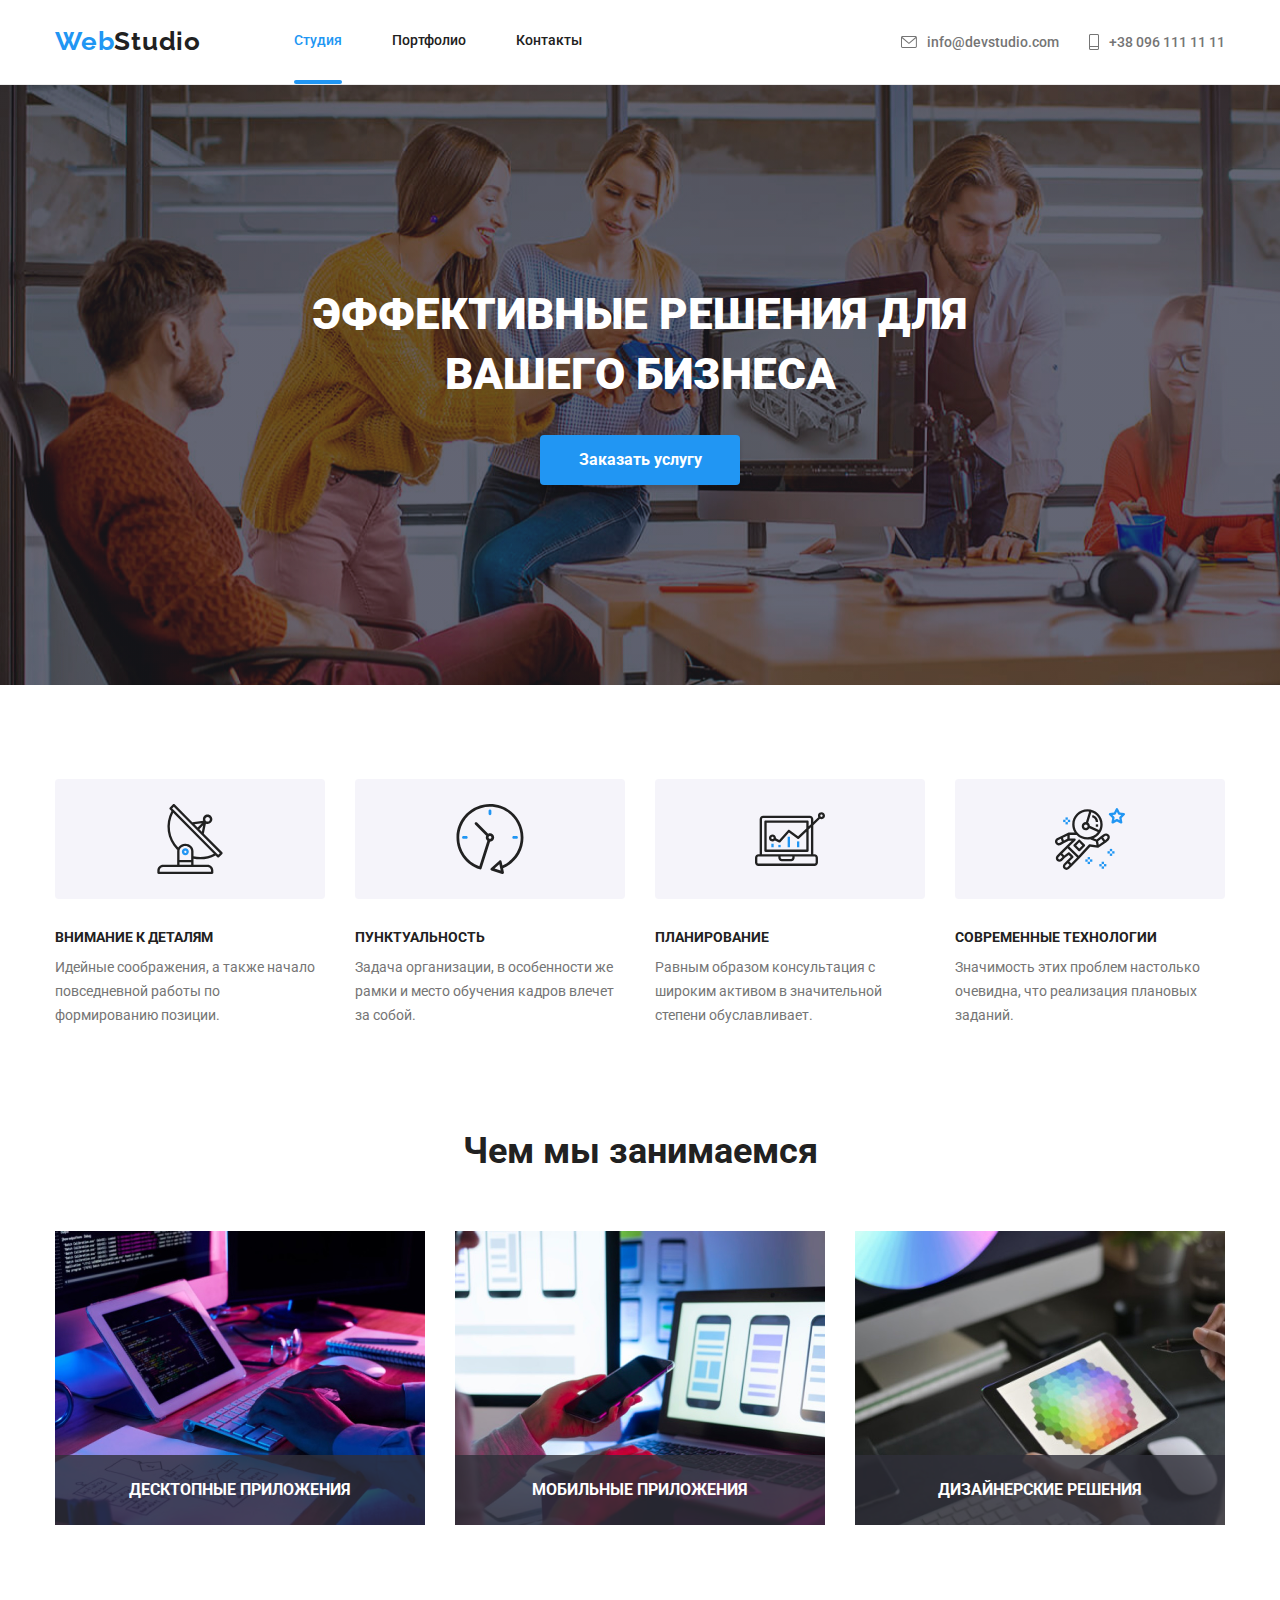
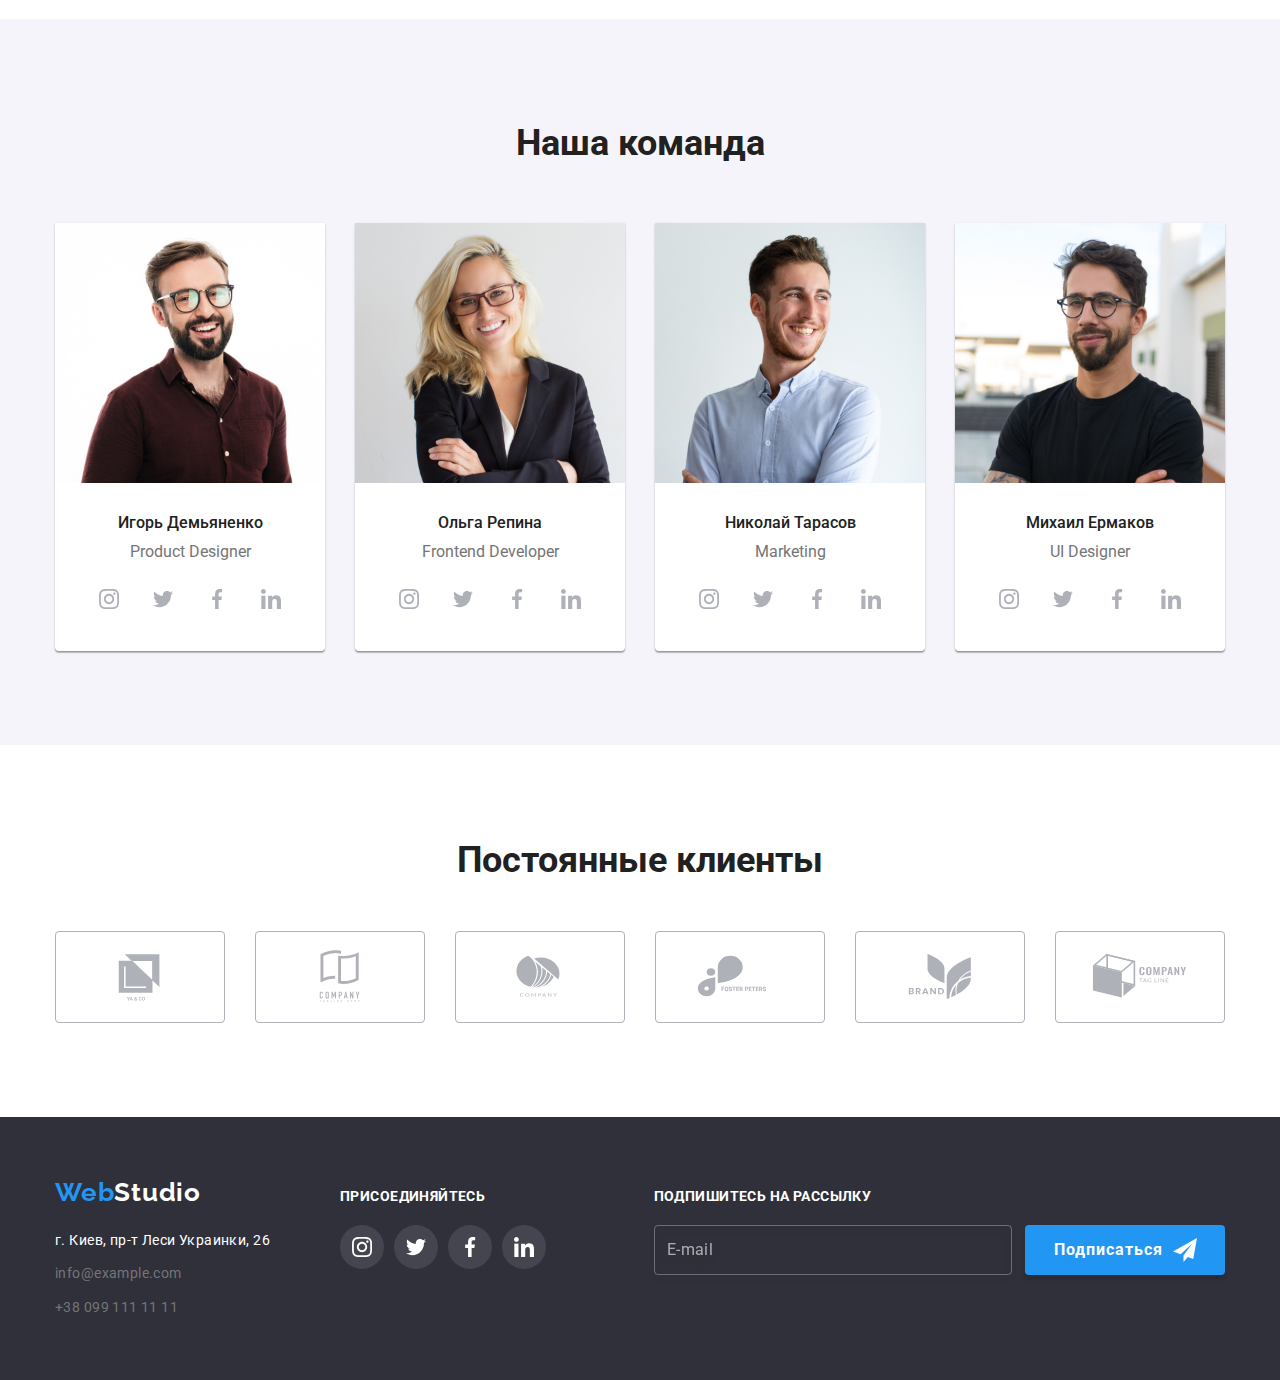
<file: index.html>
<!DOCTYPE html>
<html lang="ru">
  <head>
    <meta charset="utf-8" />
    <title>Студия</title>
    <link rel="stylesheet" href="./css/reset.css" />
    <link rel="stylesheet" href="./css/modern-normalize.css" />
    <link rel="stylesheet" href="./css/styles.css" />
  </head>
  <body>
    <header class="page-header">
      <div class="container">
        <a class="logo" href="">Web<span class="logo-black">Studio</span></a>
        <nav class="page-nav">
          <ul class="main-nav-list">
            <li class="navigation-element is-active"><a href="./index.html">Студия</a></li>
            <li class="navigation-element"><a href="./portfolio.html">Портфолио</a></li>
            <li class="navigation-element"><a href="">Контакты</a></li>
          </ul>
        </nav>
        <ul class="contacts-list-header">
          <li class="contacts-header-element contacts-header-icon-mail">
            <a class="header-email-link" href="mailto:info@devstudio.com">
              <svg class="icon icon-envelope-header" width="16px" height="12px">
                <use href="./images/icons.svg#icon-envelope"></use>
              </svg>
              info@devstudio.com
            </a>
          </li>
          <li class="contacts-header-element">
            <a class="header-mob-link" href="tel:+380961111111">
              <svg class="icon icon-mob-header" width="10px" height="16px">
                <use href="./images/icons.svg#icon-mob"></use>
              </svg>
              <p>+38 096 111 11 11</p>
            </a>
          </li>
        </ul>
      </div>
    </header>
    <main>
      <section class="hero section">
        <div class="container">
          <h1 class="hero-title">Эффективные решения для вашего бизнеса</h1>
          <button class="order-service-btn" type="button" data-modal-open>Заказать услугу</button>
        </div>
      </section>

      <section class="features section">
        <div class="container">
          <h2 class="features-section-title">Особенности</h2>
          <ul class="features-list">
            <li class="feature-element feature-element-antenna">
              <h3 class="feature-title">Внимание к деталям</h3>
              <p class="feature-descr">
                Идейные соображения, а также начало повседневной работы по формированию позиции.
              </p>
            </li>
            <li class="feature-element feature-element-clock">
              <h3 class="feature-title">Пунктуальность</h3>
              <p class="feature-descr">
                Задача организации, в особенности же рамки и место обучения кадров влечет за собой.
              </p>
            </li>
            <li class="feature-element feature-element-diagram">
              <h3 class="feature-title">Планирование</h3>
              <p class="feature-descr">
                Равным образом консультация с широким активом в значительной степени обуславливает.
              </p>
            </li>
            <li class="feature-element feature-element-astronaut">
              <h3 class="feature-title">Современные технологии</h3>
              <p class="feature-descr">
                Значимость этих проблем настолько очевидна, что реализация плановых заданий.
              </p>
            </li>
          </ul>
        </div>
      </section>
      <section class="our-job section">
        <div class="container">
          <h2 class="our-job-title">Чем мы занимаемся</h2>
          <ul class="our-job-list">
            <li class="our-job-element">
              <img src="./images/our-job-1.jpg" alt="чем мы занимаемся" width="370" height="294" />
              <p class="our-job-element-descr">Десктопные приложения</p>
            </li>
            <li class="our-job-element">
              <img src="./images/our-job-2.jpg" alt="чем мы занимаемся" width="370" height="294" />
              <p class="our-job-element-descr">Мобильные приложения</p>
            </li>
            <li class="our-job-element">
              <img src="./images/our-job-3.jpg" alt="чем мы занимаемся" width="370" height="294" />
              <p class="our-job-element-descr">Дизайнерские решения</p>
            </li>
          </ul>
        </div>
      </section>

      <section class="our-team section">
        <div class="container">
          <h2 class="our-team-title">Наша команда</h2>
          <ul class="our-team-list">
            <li class="our-team-member">
              <img
                src="./images/team-member-1.jpg"
                alt="Игорь Демьяненко"
                width="270"
                height="260"
              />
              <div class="our-team-member-descr">
                <h3 class="member-name">Игорь Демьяненко</h3>
                <p class="member-position">Product Designer</p>
                <ul class="social-links">
                  <li class="social-links-element">
                    <a class="social-links-link" href="">
                      <svg class="social-icon-instagram" width="20px" height="20px">
                        <use href="./images/icons.svg#icon-instagram"></use>
                      </svg>
                    </a>
                  </li>
                  <li class="social-links-element">
                    <a class="social-links-link" href="">
                      <svg class="social-icon-twitter" width="20px" height="20px">
                        <use href="./images/icons.svg#icon-twitter"></use>
                      </svg>
                    </a>
                  </li>
                  <li class="social-links-element">
                    <a class="social-links-link" href="">
                      <svg class="social-icon-facebook" width="20px" height="20px">
                        <use href="./images/icons.svg#icon-facebook"></use>
                      </svg>
                    </a>
                  </li>
                  <li class="social-links-element">
                    <a class="social-links-link" href="">
                      <svg class="social-icon-linkedin" width="20px" height="20px">
                        <use href="./images/icons.svg#icon-linkedin"></use>
                      </svg>
                    </a>
                  </li>
                </ul>
              </div>
            </li>
            <li class="our-team-member">
              <img src="./images/team-member-2.jpg" alt="Ольга Репина" width="270" height="260" />
              <div class="our-team-member-descr">
                <h3 class="member-name">Ольга Репина</h3>
                <p class="member-position">Frontend Developer</p>
                <ul class="social-links">
                  <li class="social-links-element">
                    <a class="social-links-link" href="">
                      <svg class="social-icon-instagram" width="20px" height="20px">
                        <use href="./images/icons.svg#icon-instagram"></use>
                      </svg>
                    </a>
                  </li>
                  <li class="social-links-element">
                    <a class="social-links-link" href="">
                      <svg class="social-icon-twitter" width="20px" height="20px">
                        <use href="./images/icons.svg#icon-twitter"></use>
                      </svg>
                    </a>
                  </li>
                  <li class="social-links-element">
                    <a class="social-links-link" href="">
                      <svg class="social-icon-facebook" width="20px" height="20px">
                        <use href="./images/icons.svg#icon-facebook"></use>
                      </svg>
                    </a>
                  </li>
                  <li class="social-links-element">
                    <a class="social-links-link" href="">
                      <svg class="social-icon-linkedin" width="20px" height="20px">
                        <use href="./images/icons.svg#icon-linkedin"></use>
                      </svg>
                    </a>
                  </li>
                </ul>
              </div>
            </li>
            <li class="our-team-member">
              <img
                src="./images/team-member-3.jpg"
                alt="Николай Тарасов"
                width="270"
                height="260"
              />
              <div class="our-team-member-descr">
                <h3 class="member-name">Николай Тарасов</h3>
                <p class="member-position">Marketing</p>

                <ul class="social-links">
                  <li class="social-links-element">
                    <a class="social-links-link" href="">
                      <svg class="social-icon-instagram" width="20px" height="20px">
                        <use href="./images/icons.svg#icon-instagram"></use>
                      </svg>
                    </a>
                  </li>
                  <li class="social-links-element">
                    <a class="social-links-link" href="">
                      <svg class="social-icon-twitter" width="20px" height="20px">
                        <use href="./images/icons.svg#icon-twitter"></use>
                      </svg>
                    </a>
                  </li>
                  <li class="social-links-element">
                    <a class="social-links-link" href="">
                      <svg class="social-icon-facebook" width="20px" height="20px">
                        <use href="./images/icons.svg#icon-facebook"></use>
                      </svg>
                    </a>
                  </li>
                  <li class="social-links-element">
                    <a class="social-links-link" href="">
                      <svg class="social-icon-linkedin" width="20px" height="20px">
                        <use href="./images/icons.svg#icon-linkedin"></use>
                      </svg>
                    </a>
                  </li>
                </ul>
              </div>
            </li>
            <li class="our-team-member">
              <img src="./images/team-member-4.jpg" alt="Михаил Ермаков" width="270" height="260" />
              <div class="our-team-member-descr">
                <h3 class="member-name">Михаил Ермаков</h3>
                <p class="member-position">UI Designer</p>

                <ul class="social-links">
                  <li class="social-links-element">
                    <a class="social-links-link" href="instagram">
                      <svg class="social-icon-instagram" width="20px" height="20px">
                        <use href="./images/icons.svg#icon-instagram"></use>
                      </svg>
                    </a>
                  </li>
                  <li class="social-links-element">
                    <a class="social-links-link" href="">
                      <svg class="social-icon-twitter" width="20px" height="20px">
                        <use href="./images/icons.svg#icon-twitter"></use>
                      </svg>
                    </a>
                  </li>
                  <li class="social-links-element">
                    <a class="social-links-link" href="">
                      <svg class="social-icon-facebook" width="20px" height="20px">
                        <use href="./images/icons.svg#icon-facebook"></use>
                      </svg>
                    </a>
                  </li>
                  <li class="social-links-element">
                    <a class="social-links-link" href="">
                      <svg class="social-icon-linkedin" width="20px" height="20px">
                        <use href="./images/icons.svg#icon-linkedin"></use>
                      </svg>
                    </a>
                  </li>
                </ul>
              </div>
            </li>
          </ul>
        </div>
      </section>
      <section class="our-clients section">
        <div class="container">
          <h2 class="our-clients-title">Постоянные клиенты</h2>
          <ul class="our-clients-list">
            <li class="our-clients-element">
              <a class="client-link" href="">
                <svg class="client-1" width="106px" height="60px">
                  <use href="./images/icons.svg#icon-company-1-logo"></use>
                </svg>
              </a>
            </li>
            <li class="our-clients-element">
              <a class="client-link" href="">
                <svg class="client-2" width="106px" height="60px">
                  <use href="./images/icons.svg#icon-company-2-logo"></use>
                </svg>
              </a>
            </li>
            <li class="our-clients-element">
              <a class="client-link" href="">
                <svg class="client-3" width="106px" height="60px">
                  <use href="./images/icons.svg#icon-company-3-logo"></use>
                </svg>
              </a>
            </li>
            <li class="our-clients-element">
              <a class="client-link" href="">
                <svg class="client-4" width="106px" height="60px">
                  <use href="./images/icons.svg#icon-company-4-logo"></use>
                </svg>
              </a>
            </li>
            <li class="our-clients-element">
              <a class="client-link" href="">
                <svg class="client-5" width="106px" height="60px">
                  <use href="./images/icons.svg#icon-company-5-logo"></use>
                </svg>
              </a>
            </li>
            <li class="our-clients-element">
              <a class="client-link" href="">
                <svg class="client-6" width="106px" height="60px">
                  <use href="./images/icons.svg#icon-company-6-logo"></use>
                </svg>
              </a>
            </li>
          </ul>
        </div>
      </section>
    </main>
    <footer class="page-footer">
      <div class="container">
        <div class="footer-logo-address">
          <a class="logo" href="">Web<span class="logo-white">Studio</span></a>
          <address class="page-contacts">
            <p>г. Киев, пр-т Леси Украинки, 26</p>
            <ul class="page-contacts-list">
              <li class="page-contacts-element">
                <a class="contacts-footer" href="mailto:info@example.com">info@example.com</a>
              </li>
              <li class="page-contacts-element">
                <a class="contacts-footer" href="tel:+380991111111">+38 099 111 11 11</a>
              </li>
            </ul>
          </address>
        </div>
        <div class="footer-social-links">
          <p class="footer-social-links-title">Присоединяйтесь</p>
          <ul class="social-links-list-footer">
            <li class="social-links-element-footer">
              <a class="social-links-link-footer" href="">
                <svg class="social-icon-instagram-footer" width="20px" height="20px">
                  <use href="./images/icons.svg#icon-instagram"></use>
                </svg>
              </a>
            </li>
            <li class="social-links-element-footer">
              <a class="social-links-link-footer" href="">
                <svg class="social-icon-twitter-footer" width="20px" height="20px">
                  <use href="./images/icons.svg#icon-twitter"></use>
                </svg>
              </a>
            </li>
            <li class="social-links-element-footer">
              <a class="social-links-link-footer" href="">
                <svg class="social-icon-facebook-footer" width="20px" height="20px">
                  <use href="./images/icons.svg#icon-facebook"></use>
                </svg>
              </a>
            </li>
            <li class="social-links-element-footer">
              <a class="social-links-link-footer" href="">
                <svg class="social-icon-linkedin-footer" width="20px" height="20px">
                  <use href="./images/icons.svg#icon-linkedin"></use>
                </svg>
              </a>
            </li>
          </ul>
        </div>
        <div class="distribution-block-footer">
          <p class="distribution-block-title">Подпишитесь на рассылку</p>
          <form class="distribution-form" name="distribution-form">
            <input
              type="email"
              name="distribution-form-email"
              class="distribution-form-email"
              title="Введите ваш почтовый
            адрес"
              placeholder="E-mail"
            />
            <button type="submit" class="distribution-sign-in-btn" name="distribution-sign-in">
              Подписаться
              <svg class="email-send-icon" width="24px" height="24px">
                <use href="./images/icons.svg#icon-send"></use>
              </svg>
            </button>
          </form>
        </div>
      </div>
    </footer>

    <div class="backdrop is-hidden" data-modal>
      <div class="modal">
        <button class="close-modal" type="button" data-modal-close>
          <svg class="close-modal-icon" width="11px" height="11px">
            <use href="./images/icons.svg#icon-cross"></use>
          </svg>
        </button>
        <p class="modal-title">Оставьте свои данные, мы вам перезвоним</p>
        <form name="modal-form" class="modal-form">
          <label for="modal-name" class="name-label">
            Имя
            <span class="modal-form-wrapper">
              <input
                type="text"
                name="modal-name"
                class="modal-name"
                title="Введите своё имя"
                id="modal-name"
              />
              <span class="modal-icon">
                <svg class="modal-name-icon" width="12px" height="12px">
                  <use href="./images/icons.svg#icon-name"></use>
                </svg>
              </span>
            </span>
          </label>
          <label for="modal-tel" class="tel-label">
            Телефон
            <span class="modal-form-wrapper">
              <input
                type="tel"
                name="modal-tel"
                class="modal-tel"
                title="Введите номер телефона"
                id="modal-tel"
              />
              <span class="modal-icon">
                <svg class="modal-tel-icon" width="14px" height="14px">
                  <use href="./images/icons.svg#icon-tel"></use>
                </svg>
              </span>
            </span>
          </label>

          <label for="modal-email" class="email-label">
            Почта

            <span class="modal-form-wrapper">
              <input
                type="email"
                name="modal-email"
                class="modal-email"
                title="Введите свой почтовый ящик"
                id="modal-email"
              />
              <span class="modal-icon">
                <svg class="modal-email-icon" width="16px" height="12px">
                  <use href="./images/icons.svg#icon-email"></use>
                </svg>
              </span>
            </span>
          </label>

          <label for="modal-comment" class="comment-label"> Комментарий </label>
          <textarea
            name="modal-comment"
            class="modal-comment"
            title="Введите текст"
            id="modal-comment"
            placeholder="Введите текст"
          ></textarea>
          <div class="agreemet-wrapper">
            <!--<svg class="modal-check-icon" width="13px" height="10px">
              <use href="./images/icons.svg#icon-check"></use>
            </svg> -->
            <input
              type="checkbox"
              name="modal-agreement"
              class="modal-agreement visually-hidden"
              title=""
              id="modal-agreement"
            />
            <label for="modal-agreement" class="agreement-label">
              Соглашаюсь с рассылкой и принимаю &nbsp;
              <a class="agreemet-link" href="">Условия договора</a>
            </label>
          </div>
          <button class="submit-btn" type="submit">Отправить</button>
        </form>
      </div>
    </div>
    <script src="./js/modal.js"></script>
  </body>
</html>
</file>
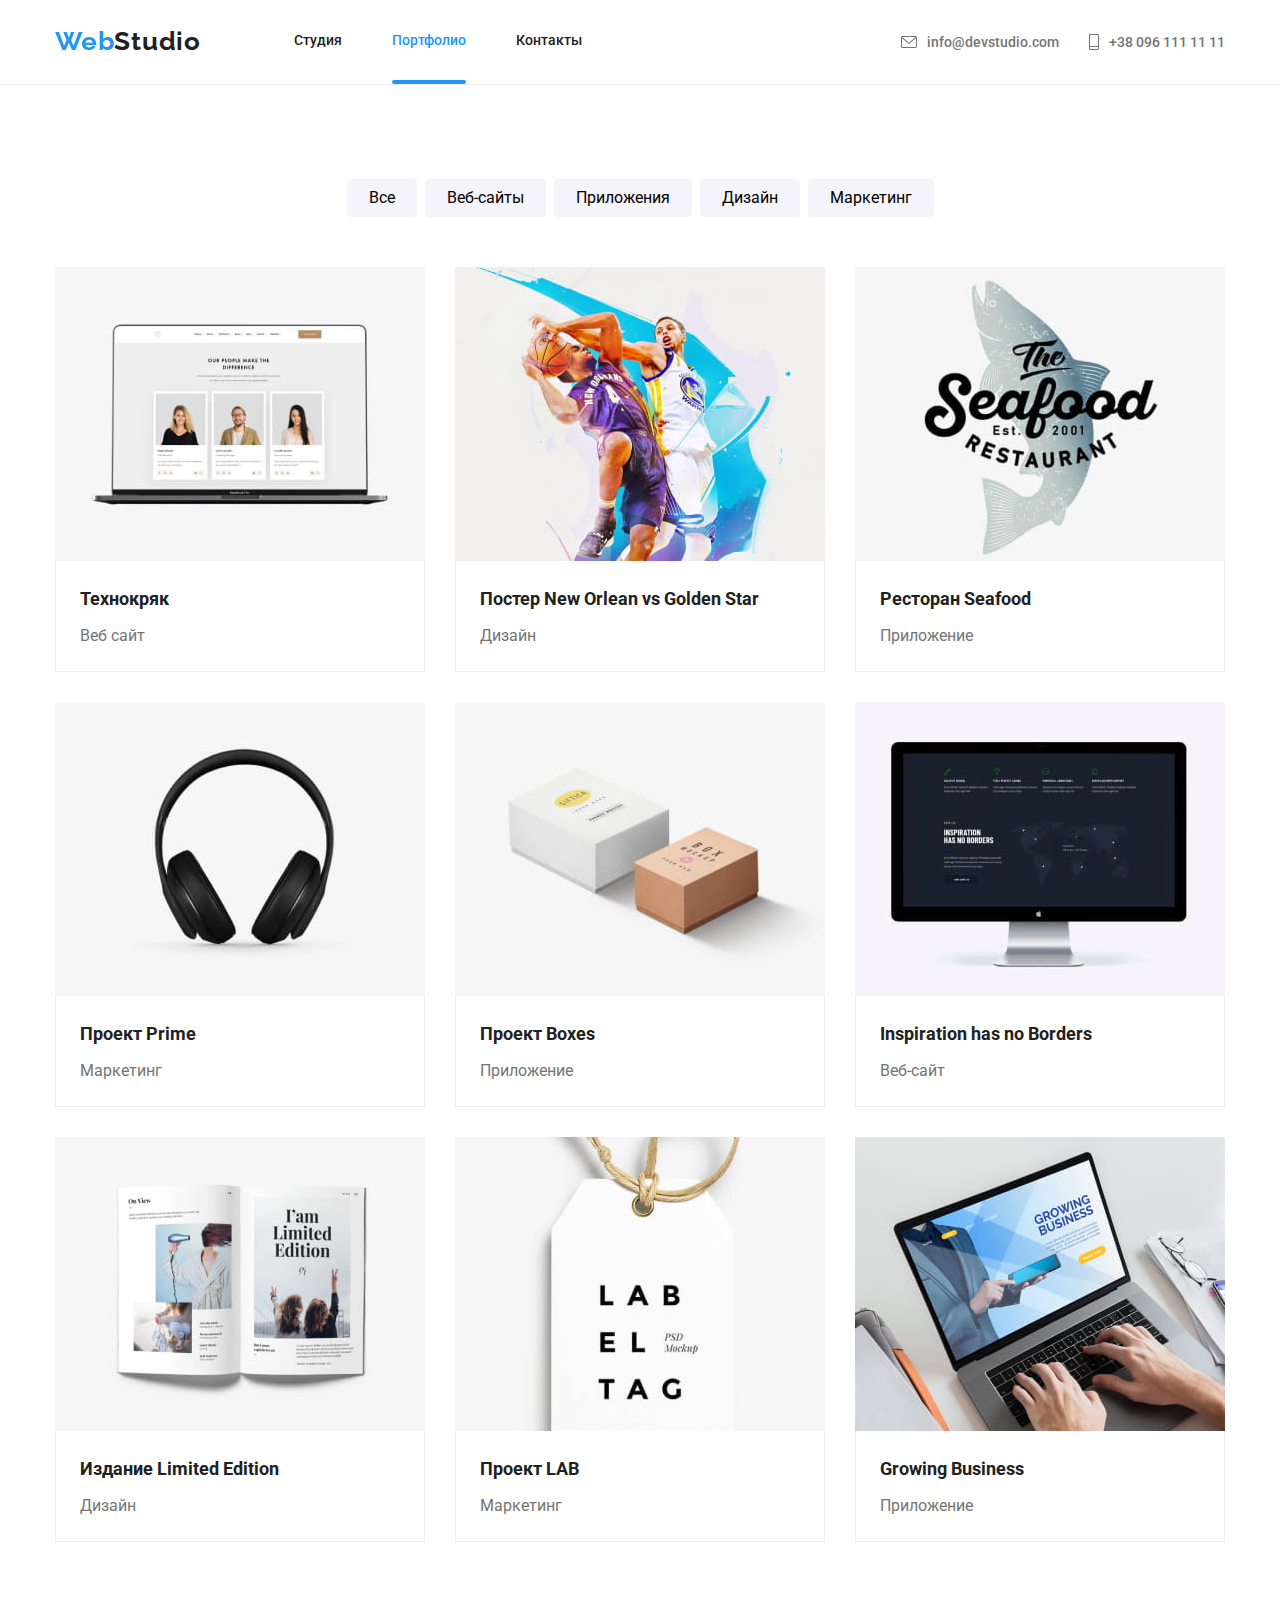
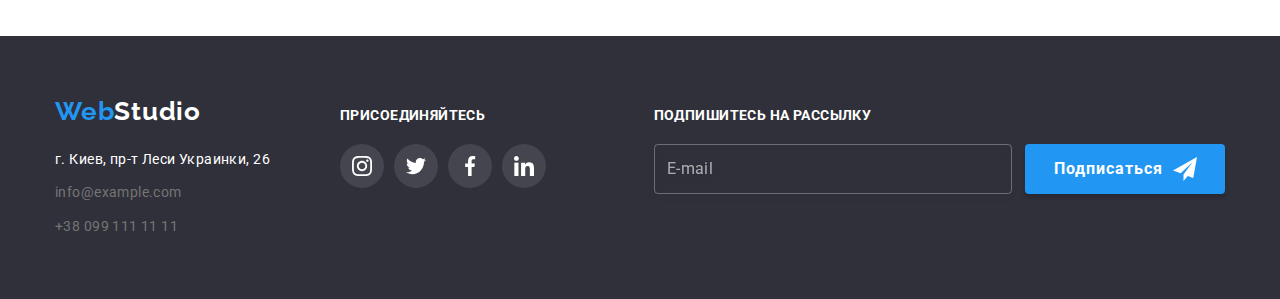
<file: portfolio.html>
<!DOCTYPE html>
<html lang="ru">
  <head>
    <meta charset="utf-8" />
    <title>Портфолио</title>
    <link rel="stylesheet" href="./css/reset.css" />
    <link rel="stylesheet" href="./css/modern-normalize.css" />
    <link rel="stylesheet" href="./css/styles.css" />
  </head>
  <body>
    <header class="page-header">
      <div class="container">
        <a class="logo" href="">Web<span class="logo-black">Studio</span></a>
        <nav class="page-nav">
          <ul class="main-nav-list">
            <li class="navigation-element"><a href="./index.html">Студия</a></li>
            <li class="navigation-element is-active">
              <a href="./portfolio.html">Портфолио</a>
            </li>
            <li class="navigation-element"><a href="">Контакты</a></li>
          </ul>
        </nav>
        <ul class="contacts-list-header">
          <li class="contacts-header-element contacts-header-icon-mail">
            <a class="header-email-link" href="mailto:info@devstudio.com">
              <svg class="icon icon-envelope-header" width="16px" height="12px">
                <use href="./images/icons.svg#icon-envelope"></use>
              </svg>
              info@devstudio.com
            </a>
          </li>
          <li class="contacts-header-element">
            <a class="header-mob-link" href="tel:+380961111111">
              <svg class="icon icon-mob-header" width="10px" height="16px">
                <use href="./images/icons.svg#icon-mob"></use>
              </svg>
              <p>+38 096 111 11 11</p>
            </a>
          </li>
        </ul>
      </div>
    </header>
    <main>
      <section class="projects section">
        <div class="container">
          <h1 class="projects-title">Портфолио</h1>
          <ul class="filter-list">
            <li class="filter-element"><button type="button">Все</button></li>
            <li class="filter-element"><button type="button">Веб-сайты</button></li>
            <li class="filter-element"><button type="button">Приложения</button></li>
            <li class="filter-element"><button type="button">Дизайн</button></li>
            <li class="filter-element"><button type="button">Маркетинг</button></li>
          </ul>
          <ul class="projects-list">
            <li class="projects-element">
              <a class="projects-element-link" href="">
                <div class="projects-element-wrapper">
                  <img src="./images/portfolio1.jpg" alt="Технокряк - Веб сайт" width="370" />
                  <p class="project-element-popup-text">
                    Технокряк это современная площадка распространения коронавируса. Компании
                    используют эту платформу для цифрового шпионажа и атак на защищённые сервера
                    конкурентов.
                  </p>
                </div>
                <div class="project-descript">
                  <h2 class="project-name">Технокряк</h2>
                  <p class="project-type">Веб сайт</p>
                </div>
              </a>
            </li>
            <li class="projects-element">
              <a class="projects-element-link" href="">
                <div class="projects-element-wrapper">
                  <img
                    src="./images/portfolio2.jpg"
                    alt="Постер New Orlean vs Golden Star"
                    width="370"
                  />
                  <p class="project-element-popup-text">
                    Технокряк это современная площадка распространения коронавируса. Компании
                    используют эту платформу для цифрового шпионажа и атак на защищённые сервера
                    конкурентов.
                  </p>
                </div>
                <div class="project-descript">
                  <h2 class="project-name">Постер New Orlean vs Golden Star</h2>
                  <p class="project-type">Дизайн</p>
                </div>
              </a>
            </li>
            <li class="projects-element">
              <a class="projects-element-link" href="">
                <div class="projects-element-wrapper">
                  <img
                    src="./images/portfolio3.jpg"
                    alt="Ресторан Seafood - приложение"
                    width="370"
                  />
                  <p class="project-element-popup-text">
                    Технокряк это современная площадка распространения коронавируса. Компании
                    используют эту платформу для цифрового шпионажа и атак на защищённые сервера
                    конкурентов.
                  </p>
                </div>
                <div class="project-descript">
                  <h2 class="project-name">Ресторан Seafood</h2>
                  <p class="project-type">Приложение</p>
                </div></a
              >
            </li>
            <li class="projects-element">
              <a class="projects-element-link" href="">
                <div class="projects-element-wrapper">
                  <img src="./images/portfolio4.jpg" alt="Проект Prime" width="370" />
                  <p class="project-element-popup-text">
                    Технокряк это современная площадка распространения коронавируса. Компании
                    используют эту платформу для цифрового шпионажа и атак на защищённые сервера
                    конкурентов.
                  </p>
                </div>
                <div class="project-descript">
                  <h2 class="project-name">Проект Prime</h2>
                  <p class="project-type">Маркетинг</p>
                </div>
              </a>
            </li>
            <li class="projects-element">
              <a class="projects-element-link" href="">
                <div class="projects-element-wrapper">
                  <img src="./images/portfolio5.jpg" alt="Проект Boxes - приложение" width="370" />
                  <p class="project-element-popup-text">
                    Технокряк это современная площадка распространения коронавируса. Компании
                    используют эту платформу для цифрового шпионажа и атак на защищённые сервера
                    конкурентов.
                  </p>
                </div>
                <div class="project-descript">
                  <h2 class="project-name">Проект Boxes</h2>
                  <p class="project-type">Приложение</p>
                </div></a
              >
            </li>
            <li class="projects-element">
              <a class="projects-element-link" href="">
                <div class="projects-element-wrapper">
                  <img
                    src="./images/portfolio6.jpg"
                    alt="Inspiration has no Borders - Веб сайт"
                    width="370"
                  />
                  <p class="project-element-popup-text">
                    Технокряк это современная площадка распространения коронавируса. Компании
                    используют эту платформу для цифрового шпионажа и атак на защищённые сервера
                    конкурентов.
                  </p>
                </div>
                <div class="project-descript">
                  <h2 class="project-name">Inspiration has no Borders</h2>
                  <p class="project-type">Веб-сайт</p>
                </div></a
              >
            </li>
            <li class="projects-element">
              <a class="projects-element-link" href="">
                <div class="projects-element-wrapper">
                  <img src="./images/portfolio7.jpg" alt="Издание Limited Edition" width="370" />
                  <p class="project-element-popup-text">
                    Технокряк это современная площадка распространения коронавируса. Компании
                    используют эту платформу для цифрового шпионажа и атак на защищённые сервера
                    конкурентов.
                  </p>
                </div>
                <div class="project-descript">
                  <h2 class="project-name">Издание Limited Edition</h2>
                  <p class="project-type">Дизайн</p>
                </div></a
              >
            </li>
            <li class="projects-element">
              <a class="projects-element-link" href="">
                <div class="projects-element-wrapper">
                  <img src="./images/portfolio8.jpg" alt="Проект LAB" width="370" />
                  <p class="project-element-popup-text">
                    Технокряк это современная площадка распространения коронавируса. Компании
                    используют эту платформу для цифрового шпионажа и атак на защищённые сервера
                    конкурентов.
                  </p>
                </div>
                <div class="project-descript">
                  <h2 class="project-name">Проект LAB</h2>
                  <p class="project-type">Маркетинг</p>
                </div></a
              >
            </li>
            <li class="projects-element">
              <a class="projects-element-link" href="">
                <div class="projects-element-wrapper">
                  <img
                    src="./images/portfolio9.jpg"
                    alt="Growing Business - приложение"
                    width="370"
                  />
                  <p class="project-element-popup-text">
                    Технокряк это современная площадка распространения коронавируса. Компании
                    используют эту платформу для цифрового шпионажа и атак на защищённые сервера
                    конкурентов.
                  </p>
                </div>
                <div class="project-descript">
                  <h2 class="project-name">Growing Business</h2>
                  <p class="project-type">Приложение</p>
                </div></a
              >
            </li>
          </ul>
        </div>
      </section>
    </main>
    <footer class="page-footer">
      <div class="container">
        <div class="footer-logo-address">
          <a class="logo" href="">Web<span class="logo-white">Studio</span></a>
          <address class="page-contacts">
            <p>г. Киев, пр-т Леси Украинки, 26</p>
            <ul class="page-contacts-list">
              <li class="page-contacts-element">
                <a class="contacts-footer" href="mailto:info@example.com">info@example.com</a>
              </li>
              <li class="page-contacts-element">
                <a class="contacts-footer" href="tel:+380991111111">+38 099 111 11 11</a>
              </li>
            </ul>
          </address>
        </div>
        <div class="footer-social-links">
          <p class="footer-social-links-title">Присоединяйтесь</p>
          <ul class="social-links-list-footer">
            <li class="social-links-element-footer">
              <a class="social-links-link-footer" href="">
                <svg class="social-icon-instagram-footer" width="20px" height="20px">
                  <use href="./images/icons.svg#icon-instagram"></use>
                </svg>
              </a>
            </li>
            <li class="social-links-element-footer">
              <a class="social-links-link-footer" href="">
                <svg class="social-icon-twitter-footer" width="20px" height="20px">
                  <use href="./images/icons.svg#icon-twitter"></use>
                </svg>
              </a>
            </li>
            <li class="social-links-element-footer">
              <a class="social-links-link-footer" href="">
                <svg class="social-icon-facebook-footer" width="20px" height="20px">
                  <use href="./images/icons.svg#icon-facebook"></use>
                </svg>
              </a>
            </li>
            <li class="social-links-element-footer">
              <a class="social-links-link-footer" href="">
                <svg class="social-icon-linkedin-footer" width="20px" height="20px">
                  <use href="./images/icons.svg#icon-linkedin"></use>
                </svg>
              </a>
            </li>
          </ul>
        </div>
        <div class="distribution-block-footer">
          <p class="distribution-block-title">Подпишитесь на рассылку</p>
          <form class="distribution-form" name="distribution-form">
            <input
              type="email"
              name="distribution-form-email"
              class="distribution-form-email"
              title="Введите ваш почтовый
            адрес"
              placeholder="E-mail"
            />
            <button type="submit" class="distribution-sign-in-btn" name="distribution-sign-in">
              Подписаться
              <svg class="email-send-icon" width="24px" height="24px">
                <use href="./images/icons.svg#icon-send"></use>
              </svg>
            </button>
          </form>
        </div>
      </div>
    </footer>
  </body>
</html>
</file>
<file: css/styles.css>
@import url('https://fonts.googleapis.com/css2?family=Raleway:wght@700&family=Roboto:wght@400;500;700;900&display=swap');

:root {
  --bgcolor-body: #ffffff;
  --bgcolor-filter-btn: #f5f4fa;
  --bgcolor-order-service-btn: #2196f3;
  --bgcolor-order-service-btn-shadow: rgba(0, 0, 0, 0.15);
  --bgcolor-order-service-btn-hover: #188ce8;
  --bgcolor-filter-btn-active: #2196f3;
  --bgcolor-footer: #2f303a;
  --bgcolor-hero: #2f303a;
  --bgcolor-our-team: #f5f4fa;
  --bgcolor-our-team-member: #ffffff;

  --fontcolor-body: #212121;
  --fontcolor-navigation: #212121;
  --fontcolor-navigation-active: #2196f3;
  --fontcolor-navigation-focus-hover: #2196f3;
  --fontcolor-contacts: #757575;
  --fontcolor-contacts-focus-hover: #2196f3;
  --fontcolor-hero: #ffffff;
  --fontcolor-order-service-btn: #ffffff;
  --fontcolor-filter-btn-active: #ffffff;
  --fontcolor-teammates-positions: #757575;
  --fontcolor-projects-type: #757575;

  --fontcolor-footer: rgba(255, 255, 255, 0.6);
  --fontcolor-footer-links: rgba(255, 255, 255, 0.6);
  --fontcolor-footer-address: #ffffff;

  --bordercolor-project: #eeeeee;
  --bordercolor-header: #ececec;

  --logo-color: #2196f3;
  --logo-black: #212121;
  --logo-white: #ffffff;
  --fill-accent: #2196f3;
}

.visually-hidden {
  position: absolute !important;
  clip: rect(1px 1px 1px 1px); /* IE6, IE7 */
  clip: rect(1px, 1px, 1px, 1px);
  padding: 0 !important;
  border: 0 !important;
  height: 1px !important;
  width: 1px !important;
  overflow: hidden;
}

h1,
h2 {
  padding: 0;
  margin: 0;
}

.logo {
  font-family: Raleway;
  font-weight: bold;
  font-size: 26px;
  line-height: 1.2;
  color: var(--logo-color);
  letter-spacing: 0.03em;
}

.container {
  width: 1200px;
  margin: 0 auto;
  padding-left: 15px;
  padding-right: 15px;
}

.logo .logo-black {
  color: var(--logo-black);
}

.logo .logo-white {
  color: var(--logo-white);
}

body {
  background: var(--bgcolor-body);
  font-family: Roboto;
  font-size: 16px;
  color: var(--fontcolor-body);
}

ul {
  list-style-type: none;
}

.navigation-element {
  color: var(--fontcolor-navigation);
  font-size: 14px;
  line-height: 1.15;
  font-weight: 500;
}

.is-active::after {
  display: block;
  content: '';
  width: auto;
  height: 4px;
  border-radius: 2px;
  border-bottom: 4px solid;
  fill: var(--fontcolor-navigation-active);
}

.navigation-element {
  transition: color 250ms cubic-bezier(0.4, 0, 0.2, 1);
  /*     **  можно и так  ** 
  
  transition-property: color;
  transition-duration: 250ms;
  transition-timing-function: cubic-bezier(0.4, 0, 0.2, 1);
  transition-delay: 0; */
}

.navigation-element:hover,
.navigation-element:focus {
  color: var(--fontcolor-navigation-focus-hover);
}

.is-active {
  color: var(--fontcolor-navigation-focus-hover);
}

.header-mob-link,
.header-email-link {
  transition: color 250ms cubic-bezier(0.4, 0, 0.2, 1);
}

.header-mob-link:hover,
.header-mob-link:focus,
.header-email-link:hover,
.header-email-link:focus,
.contacts-footer:hover,
.contacts-footer:focus {
  color: var(--fontcolor-contacts-focus-hover);
}
.contacts-header-element,
.contacts-footer {
  color: var(--fontcolor-contacts);
  font-size: 14px;
}

.contacts-header-element {
  line-height: 1.15;
  font-weight: 500;
}

.contacts-footer {
  line-height: 1.72;
  transition: color 250ms cubic-bezier(0.4, 0, 0.2, 1);
}

.page-contacts-element {
  margin-top: 9px;
}

.hero {
  padding: 200px 0;
  text-align: center;
  max-width: 1600px;
  margin: 0 auto;
  background: var(--bgcolor-hero);
  background-color: #c4c4c4;
  background-image: linear-gradient(rgba(47, 48, 58, 0.4), rgba(47, 48, 58, 0.4)),
    url(../images/bg-hero.jpg);
  background-repeat: no-repeat;
}

.hero .order-service-btn {
  margin-top: 30px;
  width: 200px;
  height: 50px;
  border: none;
}

.hero-title {
  font-size: 44px;
  line-height: 1.36;
  font-weight: 900;
  color: var(--fontcolor-hero);
  max-width: 700px;
  margin: 0 auto;
  text-transform: uppercase;
}

.order-service-btn {
  font-weight: 700;
  line-height: 1.88;
  color: var(--fontcolor-order-service-btn);
  background: var(--bgcolor-order-service-btn);
  box-shadow: 0px 4px 4px var(--bgcolor-order-service-btn-shadow);
  border-radius: 4px;
  transition: background-color 250ms cubic-bezier(0.4, 0, 0.2, 1);
}

.order-service-btn:hover,
.order-service-btn:focus {
  background-color: var(--bgcolor-order-service-btn-hover);
}

.features .feature-title {
  font-size: 14px;
  font-weight: bold;
  text-transform: uppercase;
  line-height: 1.15;
  margin-bottom: 10px;
}

.features .feature-descr {
  color: var(--fontcolor-projects-type);
  font-size: 14px;
  line-height: 1.72;
}

.our-job {
  padding-bottom: 94px;
}

.our-job .our-job-title {
  font-size: 36px;
  line-height: 1.67;
  font-weight: bold;
}

.our-team .our-team-title {
  font-size: 36px;
  line-height: 1.67;
  font-weight: bold;
}

.our-team .member-name {
  font-size: 16px;
  line-height: 1.19;
  font-weight: 500;
  margin-bottom: 10px;
}

.our-team .member-position {
  line-height: 1.19;
  color: var(--fontcolor-teammates-positions);
}

.filter-element button {
  background: var(--bgcolor-filter-btn);
  border-style: none;
  border-radius: 4px;
  cursor: pointer;
  font-size: 16px;
  line-height: 1.63;
  padding: 6px 22px;
  transition: background-color 250ms cubic-bezier(0.4, 0, 0.2, 1),
    color 250ms cubic-bezier(0.4, 0, 0.2, 1), box-shadow 250ms cubic-bezier(0.4, 0, 0.2, 1);
}

.filter-element .is-active-filter {
  color: var(--fontcolor-filter-btn-active);
  background: var(--bgcolor-filter-btn-active);
}

.projects .filter-list {
  border: none;
}

.filter-element button:active,
.filter-element button:focus,
.filter-element button:hover {
  color: var(--fontcolor-filter-btn-active);
  background: var(--bgcolor-filter-btn-active);
  box-shadow: 0px 3px 1px rgba(0, 0, 0, 0.1), 0px 1px 2px rgba(0, 0, 0, 0.08),
    0px 2px 2px rgba(0, 0, 0, 0.12);
}

footer {
  background: var(--bgcolor-footer);
  font-size: 14px;
  color: var(--fontcolor-footer);
  letter-spacing: 0.03em;
  padding-top: 60px;
  padding-bottom: 60px;
}

.page-footer .page-contacts {
  font-style: normal;
  line-height: 1.7;
  color: var(--fontcolor-footer-address);
  margin-top: 20px;
}

.project-element-popup-text {
  position: absolute;
  top: 0;
  left: 0;
  padding: 63px 24px;
  width: 100%;
  height: 100%;
  font-size: 18px;
  line-height: 28px;
  letter-spacing: 1.55;
  color: #ffffff;
  background: rgba(33, 150, 243, 0.9);
  overflow: auto;
  transform: translateY(100%);
  transition: transform 250ms cubic-bezier(0.4, 0, 0.2, 1);
}

.projects-element-wrapper {
  position: relative;
  overflow: hidden;
}

.projects .projects-element:not(:nth-child(3n + 3)) {
  margin-right: 30px;
}

.projects .projects-element:not(:nth-last-child(-n + 3)) {
  margin-bottom: 30px;
}

.projects .project-descript {
  border: 1px solid var(--bordercolor-project);
  border-top: none;
  box-sizing: border-box;
  padding: 20px 24px;
}

.projects .project-name {
  font-weight: bold;
  font-size: 18px;
  line-height: 2;
  margin-bottom: 4px;
}

.projects .project-type {
  line-height: 1.88;
  color: var(--fontcolor-projects-type);
}

.page-header {
  border-bottom: 1px solid var(--bordercolor-header);
}

.page-header .container {
  display: flex;
  align-items: center;
}

.page-header .logo {
  margin: 0;
}

.main-nav-list a {
  padding: 32px 0;
  display: block;
}

.page-header .page-nav {
  margin: 0 0 0 93px;
}

.page-header .navigation-element {
  margin: 0 50px 0 0;
}
.page-header .contacts-header-element {
  margin: 0 30px 0 0;
}

.page-header .contacts-list-header {
  display: flex;
  margin-left: auto;
}

.page-header .main-nav-list {
  display: flex;
}

.navigation-element:last-child,
.contacts-header-element:last-child {
  margin-right: 0;
}

.features-section-title {
  display: none;
}

.features {
  padding-top: 94px;
  padding-bottom: 94px;
}
.features-list {
  display: flex;
  margin: 0 auto;
}

.feature-element {
  width: 270px;
  margin-right: 30px;
}

.feature-element:last-child {
  margin-right: 0;
}

.our-job-title,
.our-team-title {
  text-align: center;
  margin-bottom: 50px;
}

.our-job-list,
.our-team-list {
  display: flex;
}

.our-job-list img,
.our-team-list img {
  display: block;
}

.our-job-element {
  position: relative;
}

.our-job-element-descr {
  position: absolute;
  display: flex;
  width: 100%;
  height: 70px;
  bottom: 0px;
  left: 0px;
  text-transform: uppercase;
  justify-content: center;
  align-items: center;
  font-weight: 700;
  letter-spacing: 1.17;
  background: rgba(47, 48, 58, 0.8);
  color: #ffffff;
}

.our-job-element,
.our-team-member {
  margin-right: 30px;
}
.our-job-element:last-child,
.our-team-member:last-child {
  margin-right: 0;
}
.our-team {
  padding-top: 94px;
  padding-bottom: 94px;
  background-color: var(--bgcolor-our-team);
}

.our-team .container {
  text-align: center;
}

.our-team-member-descr {
  padding: 30px 32px;
}

.our-team-member {
  box-shadow: 0px 1px 3px rgba(0, 0, 0, 0.12), 0px 1px 1px rgba(0, 0, 0, 0.14),
    0px 2px 1px rgba(0, 0, 0, 0.2);
  border-radius: 0px 0px 4px 4px;
  background: var(--bgcolor-our-team-member);
}

.projects-title {
  display: none;
}

.projects {
  padding-top: 94px;
  padding-bottom: 94px;
}

.projects .container,
.filter-list,
.projects-list {
  display: flex;
}

.projects .container {
  flex-direction: column;
}

.filter-list {
  margin: 0 auto;
  margin-bottom: 50px;
}

.filter-element:not(:last-child) {
  margin-right: 8px;
}

.projects-list {
  flex-wrap: wrap;
}

/*===================ICONS==================*/

.icon-envelope-header,
.icon-mob-header {
  margin-right: 10px;
  fill: #757575;
  transition: fill 250ms cubic-bezier(0.4, 0, 0.2, 1);
}

.header-email-link,
.header-mob-link {
  display: flex;
  align-items: center;
}

.feature-element::before {
  content: '';
  width: 270px;
  height: 120px;
  display: block;
  background-color: #f5f4fa;
  background-image: linear-gradient(#f5f4fa, #f5f4fa);
  background-position: center;
  background-repeat: no-repeat;
  border-radius: 4px;
  margin-bottom: 30px;
}

.feature-element-antenna::before {
  background-image: url(../images/svg/antenna.svg);
}

.feature-element-clock::before {
  background-image: url(../images/svg/clock.svg);
}

.feature-element-diagram::before {
  background-image: url(../images/svg/diagram.svg);
}

.feature-element-astronaut::before {
  background-image: url(../images/svg/astronaut.svg);
}

.social-links {
  display: flex;
  margin-top: 16px;
  justify-content: space-between;
  align-items: center;
}

.social-links-list-footer {
  display: flex;
  justify-content: space-between;
  align-items: center;
}

.social-links-link {
  display: flex;
  height: 44px;
  width: 44px;
  border-radius: 50%;
  text-align: center;
  justify-content: center;
  align-items: center;
  transition: background-color 250ms cubic-bezier(0.4, 0, 0.2, 1);
}

.social-icon-facebook,
.social-icon-instagram,
.social-icon-twitter,
.social-icon-linkedin {
  fill: #afb1b8;
  transition: fill 250ms cubic-bezier(0.4, 0, 0.2, 1);
}
.social-links-link-footer {
  display: flex;
  height: 44px;
  width: 44px;
  justify-content: center;
  align-items: center;
  border-radius: 50%;
  background-color: rgba(255, 255, 255, 0.1);
  transition: background-color 250ms cubic-bezier(0.4, 0, 0.2, 1);
}

.social-links-element-footer:not(:last-child) {
  margin-right: 10px;
}

.social-icon-facebook-footer,
.social-icon-instagram-footer,
.social-icon-twitter-footer,
.social-icon-linkedin-footer {
  fill: #ffffff;
}

.header-email-link:hover .icon-envelope-header,
.header-mob-link:hover .icon-mob-header,
.header-email-link:focus .icon-envelope-header,
.header-mob-link:focus .icon-mob-header {
  fill: #2196f3;
}

.social-links-link:hover .social-icon-instagram,
.social-links-link:hover .social-icon-twitter,
.social-links-link:hover .social-icon-facebook,
.social-links-link:hover .social-icon-linkedin,
.social-links-link-footer:hover .social-icon-instagram,
.social-links-link-footer:hover .social-icon-twitter,
.social-links-link-footer:hover .social-icon-facebook,
.social-links-link-footer:hover .social-icon-linkedin,
.social-links-link:focus .social-icon-instagram,
.social-links-link:focus .social-icon-twitter,
.social-links-link:focus .social-icon-facebook,
.social-links-link:focus .social-icon-linkedin,
.social-links-link-footer:focus .social-icon-instagram,
.social-links-link-footer:focus .social-icon-twitter,
.social-links-link-footer:focus .social-icon-facebook,
.social-links-link-footer:focus .social-icon-linkedin {
  fill: #ffffff;
}

.social-links-link:hover,
.social-links-link-footer:hover,
.social-links-link:focus,
.social-links-link-footer:focus {
  background-color: #2196f3;
}

.page-footer .container {
  display: flex;
  align-items: baseline;
}

.footer-logo-address {
  margin-right: 70px;
}

.footer-social-links-title {
  font-size: 14px;
  font-weight: bold;
  text-transform: uppercase;
  line-height: 1.15;
  margin-bottom: 20px;
  color: #ffffff;
}
.our-clients {
  padding-top: 94px;
  padding-bottom: 94px;
}
.our-clients-title {
  margin-bottom: 50px;
  font-weight: 700;
  font-size: 36px;
  line-height: 1.17;
  color: #212121;
  text-align: center;
}

.our-clients-list {
  display: flex;
  justify-content: center;
  align-items: center;
}
.our-clients-element:not(:last-child) {
  margin-right: 30px;
}

.client-link {
  display: block;
  width: 170px;
  height: 92px;
  border: 1px solid #afb1b8;
  border-radius: 4px;
}

.client-1,
.client-2,
.client-3,
.client-4,
.client-5,
.client-6 {
  fill: #afb1b8;
  transition: fill 250ms cubic-bezier(0.4, 0, 0.2, 1);
}

.client-link {
  display: flex;
  justify-content: center;
  align-items: center;
  transition: border-color 250ms cubic-bezier(0.4, 0, 0.2, 1);
}

.client-link:hover .client-1,
.client-link:hover .client-2,
.client-link:hover .client-3,
.client-link:hover .client-4,
.client-link:hover .client-5,
.client-link:hover .client-6,
.client-link:focus .client-1,
.client-link:focus .client-2,
.client-link:focus .client-3,
.client-link:focus .client-4,
.client-link:focus .client-5,
.client-link:focus .client-6 {
  fill: #2196f3;
}

.client-link:hover,
.client-link:focus {
  border-color: #2196f3;
}

.projects-element-link:hover,
.projects-element:focus {
  display: block;
  box-sizing: border-box;
  box-shadow: 0px 1px 1px rgba(0, 0, 0, 0.12), 0px 4px 4px rgba(0, 0, 0, 0.06),
    1px 4px 6px rgba(0, 0, 0, 0.16);
}

.projects-element-link:hover .project-element-popup-text,
.projects-element:focus .project-element-popup-text {
  transform: translateY(0%);
}

/*=================MODAL==================*/
.backdrop {
  position: fixed;
  top: 0;
  left: 0;
  width: 100%;
  height: 100%;

  background-color: rgba(0, 0, 0, 0.2);
}

.modal {
  position: absolute;
  top: 50%;
  left: 50%;
  transform: translate(-50%, -50%);
  width: 528px;
  height: 581px;
  background-color: #fff;
  box-shadow: 0px 1px 3px rgba(0, 0, 0, 0.12), 0px 1px 1px rgba(0, 0, 0, 0.14),
    0px 2px 1px rgba(0, 0, 0, 0.2);
  border-radius: 4px;
}

.backdrop {
  transition: opacity 250ms cubic-bezier(0.4, 0, 0.2, 1);
}
.is-hidden {
  opacity: 0;
  pointer-events: none;
}

.close-modal {
  padding: 0;
  display: block;
  position: absolute;
  top: 8px;
  right: 8px;
  height: 30px;
  width: 30px;
  border: 1px solid rgba(0, 0, 0, 0.1);
  border-radius: 50%;
  background-color: transparent;
  cursor: pointer;
}

.close-modal:hover,
.close-modal:focus {
  fill: var(--fill-accent);
}
/* ============== Modal Window CONTENT ===============*/
.modal {
  display: flex;
  padding: 40px;
  flex-direction: column;
}
.modal-form {
  display: flex;
  flex-direction: column;
}

.modal-title {
  font-weight: 700;
  font-size: 20px;
  line-height: 1.15;
  text-align: center;
  margin-bottom: 12px;
}

.name-label,
.tel-label,
.email-label,
.comment-label {
  font-size: 12px;
  line-height: 1.17;
  color: #757575;
}

.modal-name,
.modal-tel,
.modal-email,
.modal-comment {
  width: 100%;
  height: 40px;
  margin-top: 4px;
  margin-bottom: 10px;
  padding-left: 42px;
  border: 1px solid rgba(33, 33, 33, 0.2);
  box-sizing: border-box;
  border-radius: 4px;
}

.submit-btn {
  align-self: center;
  height: 50px;
  width: 200px;
  background-color: #2196f3;
  box-shadow: 0px 4px 4px rgba(0, 0, 0, 0.15);
  border-radius: 4px;
  border: none;

  font-weight: 700;
  font-size: 16px;
  line-height: 1.87;
  color: #ffffff;
  cursor: pointer;
  transition: background-color 250ms cubic-bezier(0.4, 0, 0.2, 1);
}

.submit-btn:hover,
.submit-btn:focus {
  background-color: #188ce8;
}
.modal-comment {
  resize: none;
  height: 120px;
  margin-bottom: 20px;
  padding: 12px 16px;

  font-size: 12px;
  line-height: 1.17;
}
.agreemet-wrapper {
  display: flex;
  align-items: center;
  justify-content: flex-start;
  padding-left: 13px;
}

.modal-agreement {
  margin-right: 7px;
}

.agreement-label {
  display: flex;
  align-items: center;
  font-size: 14px;
  line-height: 1.72;

  color: #757575;
}

.agreement-label::before {
  display: block;
  content: '';
  margin-right: 9px;
  width: 16px;
  height: 15px;
  border: 2px solid #212121;
  border-radius: 2px;
  /* background-color: transparent; */
  background-position: 50% 50%;
  background-repeat: no-repeat;
  background-size: contain;
  background-image: url('../images/svg/logo-check-empty.svg');
}

.modal-agreement:checked + .agreement-label::before {
  background-color: var(--fill-accent);
  border-color: var(--fill-accent);
  background-image: url('../images/svg/logo-check.svg'), url('../images/svg/logo-check-empty.svg');
}

.modal-agreement:focus + .agreement-label::before {
  outline: 1px solid rgba(20, 20, 39, 0.5);
}

.agreemet-link {
  font-size: 14px;
  line-height: 1.72;
  text-decoration: underline;
  color: #188ce8;
}

.agreemet-wrapper {
  margin-bottom: 30px;
}

.modal-comment::placeholder {
  color: rgba(117, 117, 117, 0.5);
}

.modal-icon {
  position: absolute;
  top: 0;
  left: 15px;
}

.modal-name:focus + .modal-icon,
.modal-tel:focus + .modal-icon,
.modal-email:focus + .modal-icon {
  fill: var(--fill-accent);
}

.modal-name:focus,
.modal-tel:focus,
.modal-email:focus,
.modal-comment:focus {
  outline: none;
  border-color: var(--fill-accent);
}

.modal-form-wrapper {
  position: relative;
}

.distribution-block-footer {
  display: flex;
  margin-left: auto;
  justify-content: last baseline;
  flex-direction: column;
}

.distribution-form-email {
  height: 50px;
  width: 358px;
  border: 1px solid rgba(255, 255, 255, 0.3);
  box-sizing: border-box;
  filter: drop-shadow(0px 4px 4px rgba(0, 0, 0, 0.15));
  border-radius: 4px;
  padding-left: 12px;
  outline: none;
  color: #ffffff;
  font-size: 16px;
  line-height: 1.25;
  letter-spacing: 0.03em;
  background-color: transparent;
}

.distribution-form-email::placeholder {
  color: rgba(255, 255, 255, 0.6);
}

.distribution-sign-in-btn {
  /*   position: relative; */
  display: inline-flex;
  align-items: center;
  height: 50px;
  width: 200px;
  margin-left: 10px;

  border: none;
  background: #2196f3;
  box-shadow: 0px 4px 4px rgba(0, 0, 0, 0.15);
  border-radius: 4px;

  text-align: left;
  padding-left: 29px;
  font-size: 16px;
  line-height: 1.87;
  font-weight: 700;
  color: #ffffff;
  letter-spacing: 0.06em;
  transition: background-color 250ms cubic-bezier(0.4, 0, 0.2, 1);
}
.distribution-sign-in-btn:focus,
.distribution-sign-in-btn:hover {
  background-color: #188ce8;
}

.email-send-icon {
  /*   position: absolute;
  top: 50%;
  transform: translateY(-50%);
  right: 28px; */
  margin-left: 10px;
  fill: #ffffff;
}

.distribution-block-title {
  font-size: 14px;
  font-weight: bold;
  text-transform: uppercase;
  line-height: 1.15;
  margin-bottom: 20px;
  color: #ffffff;
}
</file>
